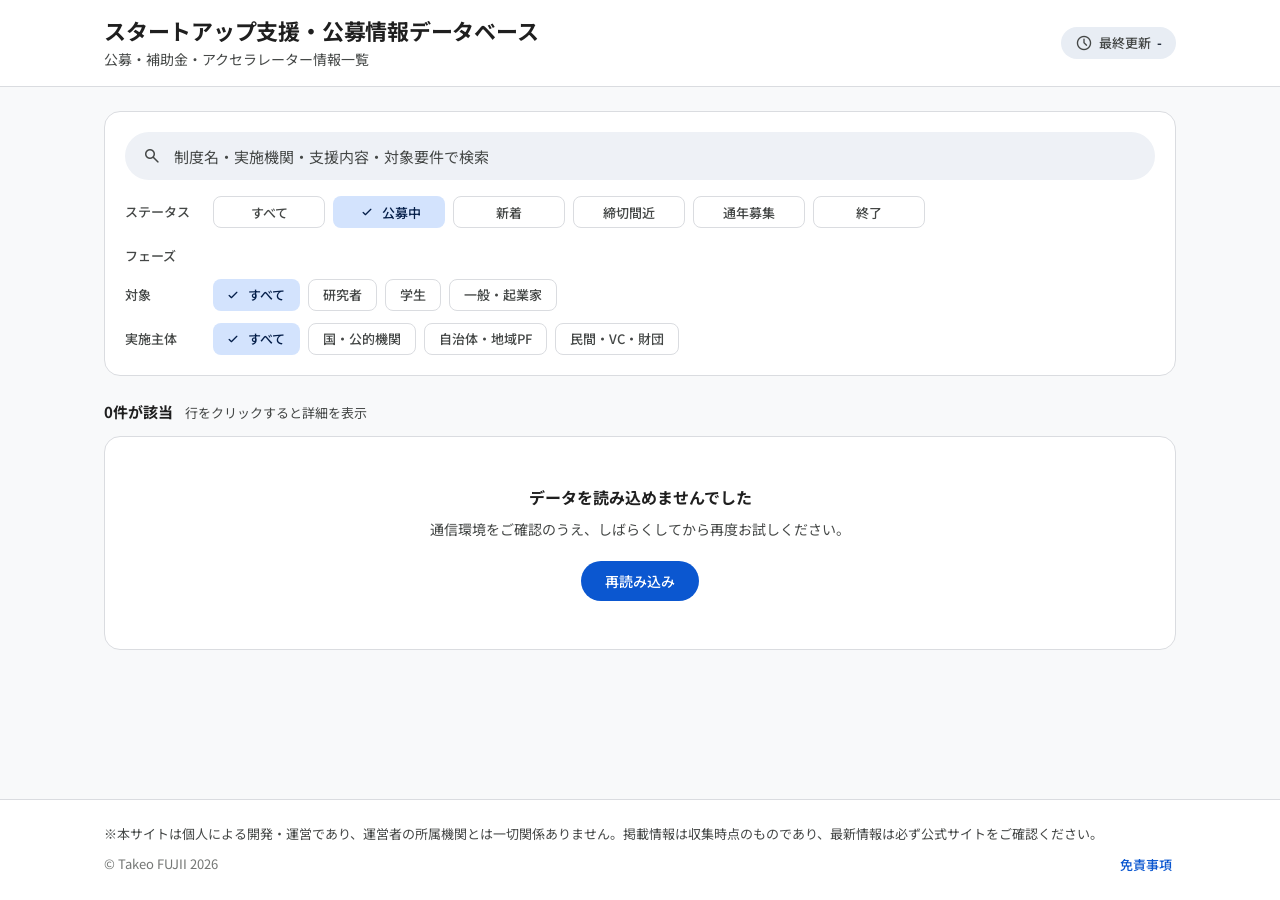
<file: docs/index.html>
<!DOCTYPE html>
<html lang="ja">
<head>
  <meta charset="UTF-8">
  <meta name="viewport" content="width=device-width, initial-scale=1.0">
  <!-- [EDIT] サイトタイトルを変更してください -->
  <title>大学発スタートアップのための支援プログラム 公募情報データベース</title>
  <!-- [EDIT] サイトの説明文（検索エンジン・SNS共有用）を変更してください -->
  <meta name="description" content="起業準備から資金調達・成長フェーズまで、公募・補助金・アクセラレーター情報を整理して掲載しています。">
  <link rel="preconnect" href="https://fonts.googleapis.com">
  <link rel="preconnect" href="https://fonts.gstatic.com" crossorigin>
  <link href="https://fonts.googleapis.com/css2?family=Noto+Sans+JP:wght@400;500;700&display=swap" rel="stylesheet">
  <link href="https://fonts.googleapis.com/css2?family=Material+Symbols+Rounded:opsz,wght,FILL,GRAD@20,400,0,0" rel="stylesheet">
  <link rel="stylesheet" href="./styles.css?v=15">
</head>
<body>
  <!-- M3 Top App Bar -->
  <header class="site-header">
    <div class="container header-inner">
      <div class="site-brand">
        <!-- [EDIT] サイトのメインタイトルを変更してください -->
        <h1 class="site-title">スタートアップ支援・公募情報データベース</h1>
        <!-- [EDIT] サイトのサブタイトル・概要文を変更してください -->
        <p class="site-subtitle">公募・補助金・アクセラレーター情報一覧</p>
      </div>
      <nav class="header-nav" aria-label="サイト情報">
        <div class="header-meta" aria-live="polite">
          <span class="material-symbols-rounded header-meta-icon" aria-hidden="true">schedule</span>
          <span class="header-meta-label">最終更新</span>
          <time id="lastUpdatedText" class="header-meta-value">-</time>
        </div>
      </nav>
    </div>
  </header>

  <main class="container main-content">
    <!-- サンプルデータ表示時の案内バナー（DATA_ENDPOINT未設定時のみ表示） -->
    <div id="demoBanner" class="notice-banner" hidden>
      <p id="demoBannerText"></p>
    </div>

    <!-- NEWSバナー（本日の新着件数） -->
    <div id="newsBanner" class="news-banner" aria-live="polite" hidden>
      <span class="news-badge">NEWS</span>
      <p id="newsBannerText" class="news-text"></p>
    </div>

    <!-- 検索・フィルターエリア -->
    <section class="filter-panel" aria-label="検索と絞り込み">
      <div class="search-row">
        <label for="searchInput" class="sr-only">キーワード検索</label>
        <div class="m3-search-bar">
          <span class="material-symbols-rounded search-leading-icon" aria-hidden="true">search</span>
          <input
            type="search"
            id="searchInput"
            class="search-input"
            placeholder="制度名・実施機関・支援内容・対象要件で検索"
            autocomplete="off"
          >
          <button
            type="button"
            id="clearSearchBtn"
            class="m3-icon-btn clear-search-btn"
            aria-label="検索をクリア"
            hidden
          >
            <span class="material-symbols-rounded" aria-hidden="true">close</span>
          </button>
        </div>
      </div>

      <div class="filter-rows">
        <div class="filter-row">
          <span class="filter-label">ステータス</span>
          <div id="statusFilters" class="chip-row" role="group" aria-label="ステータス絞り込み"></div>
        </div>

        <div class="filter-row">
          <span class="filter-label">フェーズ</span>
          <div id="phaseFilters" class="chip-row" role="group" aria-label="フェーズ絞り込み"></div>
        </div>

        <div id="phaseGuideBar" class="phase-guide-bar" hidden>
          <span id="phaseGuideTitle" class="phase-guide-title"></span>
          <span id="phaseGuideDesc" class="phase-guide-desc"></span>
        </div>

        <div class="filter-row">
          <span class="filter-label">対象</span>
          <div id="targetFilters" class="chip-row" role="group" aria-label="対象要件絞り込み"></div>
        </div>

        <div class="filter-row">
          <span class="filter-label">実施主体</span>
          <div id="providerFilters" class="chip-row" role="group" aria-label="実施主体絞り込み"></div>
        </div>
      </div>
    </section>

    <!-- データ表示エリア -->
    <section class="results-section" aria-label="公募プログラム一覧">
      <div class="results-toolbar">
        <div class="results-summary">
          <strong id="resultsCount" class="results-count">0件が該当</strong>
          <span class="results-hint">行をクリックすると詳細を表示</span>
        </div>
        <button type="button" id="resetFiltersBtn" class="m3-text-btn" hidden>
          <span class="material-symbols-rounded btn-icon" aria-hidden="true">filter_list_off</span>
          <span>条件をリセット</span>
        </button>
      </div>

      <!-- M3 Outlined Card 一覧テーブル／リスト -->
      <div id="dataTableWrap" class="data-table-wrap">
        <div class="list-header" aria-hidden="true">
          <span>ステータス</span>
          <span>公募・制度名</span>
          <span>支援金額・期間</span>
          <span>応募締切</span>
          <span>対象要件</span>
        </div>

        <!-- ローディングスケルトン -->
        <div id="loadingState" class="list-body" aria-busy="true" aria-label="読み込み中">
          <div class="skeleton-row"><span class="skel skel-badge"></span><span class="skel skel-title"></span><span class="skel skel-meta"></span><span class="skel skel-date"></span><span class="skel skel-tags"></span></div>
          <div class="skeleton-row"><span class="skel skel-badge"></span><span class="skel skel-title"></span><span class="skel skel-meta"></span><span class="skel skel-date"></span><span class="skel skel-tags"></span></div>
          <div class="skeleton-row"><span class="skel skel-badge"></span><span class="skel skel-title"></span><span class="skel skel-meta"></span><span class="skel skel-date"></span><span class="skel skel-tags"></span></div>
          <div class="skeleton-row"><span class="skel skel-badge"></span><span class="skel skel-title"></span><span class="skel skel-meta"></span><span class="skel skel-date"></span><span class="skel skel-tags"></span></div>
          <div class="skeleton-row"><span class="skel skel-badge"></span><span class="skel skel-title"></span><span class="skel skel-meta"></span><span class="skel skel-date"></span><span class="skel skel-tags"></span></div>
          <div class="skeleton-row"><span class="skel skel-badge"></span><span class="skel skel-title"></span><span class="skel skel-meta"></span><span class="skel skel-date"></span><span class="skel skel-tags"></span></div>
        </div>

        <!-- データ行コンテナ -->
        <div id="cardsContainer" class="list-body" role="list" hidden></div>
      </div>

      <!-- エラー表示 -->
      <div id="errorState" class="state-box" hidden>
        <p class="state-title">データを読み込めませんでした</p>
        <p id="errorMessage" class="state-desc"></p>
        <button type="button" id="retryBtn" class="m3-filled-btn">再読み込み</button>
      </div>

      <!-- 空状態表示 -->
      <div id="emptyState" class="state-box" hidden>
        <p class="state-title">条件に一致するプログラムが見つかりません</p>
        <p class="state-desc">検索キーワードやフィルター条件を変更してお試しください。</p>
        <button type="button" id="emptyResetBtn" class="m3-outlined-btn">絞り込みを解除</button>
      </div>
    </section>
  </main>

  <!-- M3 Modal Side Sheet -->
  <div id="detailDrawerOverlay" class="drawer-overlay" hidden>
    <aside
      id="detailDrawer"
      class="detail-drawer"
      role="dialog"
      aria-modal="true"
      aria-labelledby="drawerTitle"
    >
      <div class="drawer-header">
        <div id="drawerBadges" class="drawer-badges"></div>
        <button type="button" id="drawerCloseBtn" class="m3-icon-btn drawer-close-btn" aria-label="閉じる">
          <span class="material-symbols-rounded" aria-hidden="true">close</span>
        </button>
      </div>

      <div class="drawer-body">
        <h2 id="drawerTitle" class="drawer-title"></h2>
        <p id="drawerOrg" class="drawer-org"></p>

        <dl class="drawer-specs">
          <div class="drawer-spec-row">
            <dt>支援金額・規模</dt>
            <dd id="drawerAmount">-</dd>
          </div>
          <div class="drawer-spec-row">
            <dt>応募締切</dt>
            <dd id="drawerDeadline">-</dd>
          </div>
          <div class="drawer-spec-row">
            <dt>対象要件</dt>
            <dd id="drawerTargets">-</dd>
          </div>
          <div class="drawer-spec-row">
            <dt>創業フェーズ</dt>
            <dd id="drawerPhase">-</dd>
          </div>
          <div class="drawer-spec-row">
            <dt>実施主体</dt>
            <dd id="drawerProvider">-</dd>
          </div>
          <div class="drawer-spec-row">
            <dt>情報更新日</dt>
            <dd id="drawerUpdatedAt">-</dd>
          </div>
        </dl>

        <div id="drawerSummaryWrap" class="drawer-summary-section">
          <h3 class="drawer-section-heading">概要・特記事項</h3>
          <p id="drawerSummary" class="drawer-summary"></p>
        </div>
      </div>

      <div class="drawer-footer">
        <div class="drawer-cta-wrap">
          <a
            id="drawerLink"
            class="m3-filled-btn drawer-link-btn"
            href="#"
            target="_blank"
            rel="noopener noreferrer"
          >
            <span>公式ページを開く</span>
            <span class="material-symbols-rounded btn-icon" aria-hidden="true">open_in_new</span>
          </a>
          <p id="drawerLinkNote" class="drawer-link-note">※申請前に必ず公式サイトおよび所属機関の規則をご確認ください</p>
        </div>
        <button type="button" id="drawerFooterCloseBtn" class="m3-outlined-btn">閉じる</button>
      </div>
    </aside>
  </div>

  <!-- 免責事項モーダル -->
  <div id="disclaimerModalOverlay" class="modal-overlay" hidden>
    <div
      id="disclaimerModal"
      class="modal-dialog"
      role="dialog"
      aria-modal="true"
      aria-labelledby="disclaimerModalTitle"
    >
      <div class="modal-header">
        <h2 id="disclaimerModalTitle" class="modal-title">免責事項</h2>
        <button type="button" id="disclaimerCloseBtn" class="m3-icon-btn" aria-label="閉じる">
          <span class="material-symbols-rounded" aria-hidden="true">close</span>
        </button>
      </div>

      <div class="modal-body">
        <section class="modal-section">
          <h3>1. 運営主体について</h3>
          <p>本ウェブサイト（以下「当サイト」）は、個人によって開発・運営されているものであり、運営者が所属する機関・団体等とは一切関係ありません。当サイトの内容や運営に関して、運営者の所属機関へのお問い合わせはご遠慮ください。</p>
        </section>

        <section class="modal-section">
          <h3>2. 情報の正確性・最新性について</h3>
          <p>当サイトに掲載されている公募情報・支援制度等のデータは、情報収集時点のものです。公募期間、要件、予算額等の内容は予告なく変更・終了される場合があり、最新かつ完全な情報であることを保証するものではありません。申請や利用を検討される際は、必ず各実施機関の公式ウェブサイトや公募要領等の一次情報をご参照ください。</p>
        </section>

        <section class="modal-section">
          <h3>3. 所属機関の規則遵守について</h3>
          <p>大学や研究機関等に所属されている方が当サイト掲載の制度へ申請・応募される場合は、必ずご自身の所属機関における申請手続き、研究倫理、知的財産、兼業等に関する諸規則に則り、担当部署の確認を得たうえで手続きを行ってください。</p>
        </section>

        <section class="modal-section">
          <h3>4. 損害等の責任について</h3>
          <p>当サイトの情報を利用したこと、または利用できなかったことによって生じたいかなる損害（申請の不備、機会損失、トラブル等を含む）についても、運営者は一切の責任を負いかねます。当サイトの利用は、利用者ご自身の責任において行ってください。</p>
        </section>

        <section class="modal-section">
          <h3>5. 外部リンクについて</h3>
          <p>当サイトからリンクやバナーなどによって他のサイトに移動された場合、移動先サイトで提供される情報、サービス等について運営者は一切の責任を負いません。</p>
        </section>

        <section class="modal-section">
          <h3>6. コンテンツの変更・停止について</h3>
          <p>当サイトの掲載内容や機能は、予告なく変更、追加、削除、または運営を停止する場合があります。あらかじめご了承ください。</p>
        </section>
      </div>

      <div class="modal-footer">
        <button type="button" id="disclaimerFooterCloseBtn" class="m3-outlined-btn">閉じる</button>
      </div>
    </div>
  </div>

  <footer class="site-footer">
    <div class="container footer-inner">
      <!-- [EDIT] フッターの注記を変更してください -->
      <p class="footer-note">※本サイトは個人による開発・運営であり、運営者の所属機関とは一切関係ありません。掲載情報は収集時点のものであり、最新情報は必ず公式サイトをご確認ください。</p>
      <div class="footer-bottom">
        <!-- [EDIT] 運営者名・著作権表記を変更してください -->
        <p class="footer-copy">&copy; Takeo FUJII 2026</p>
        <button type="button" id="openDisclaimerBtn" class="footer-link-btn">免責事項</button>
      </div>
    </div>
  </footer>

  <script src="./app.js?v=15" defer></script>
</body>
</html>
</file>
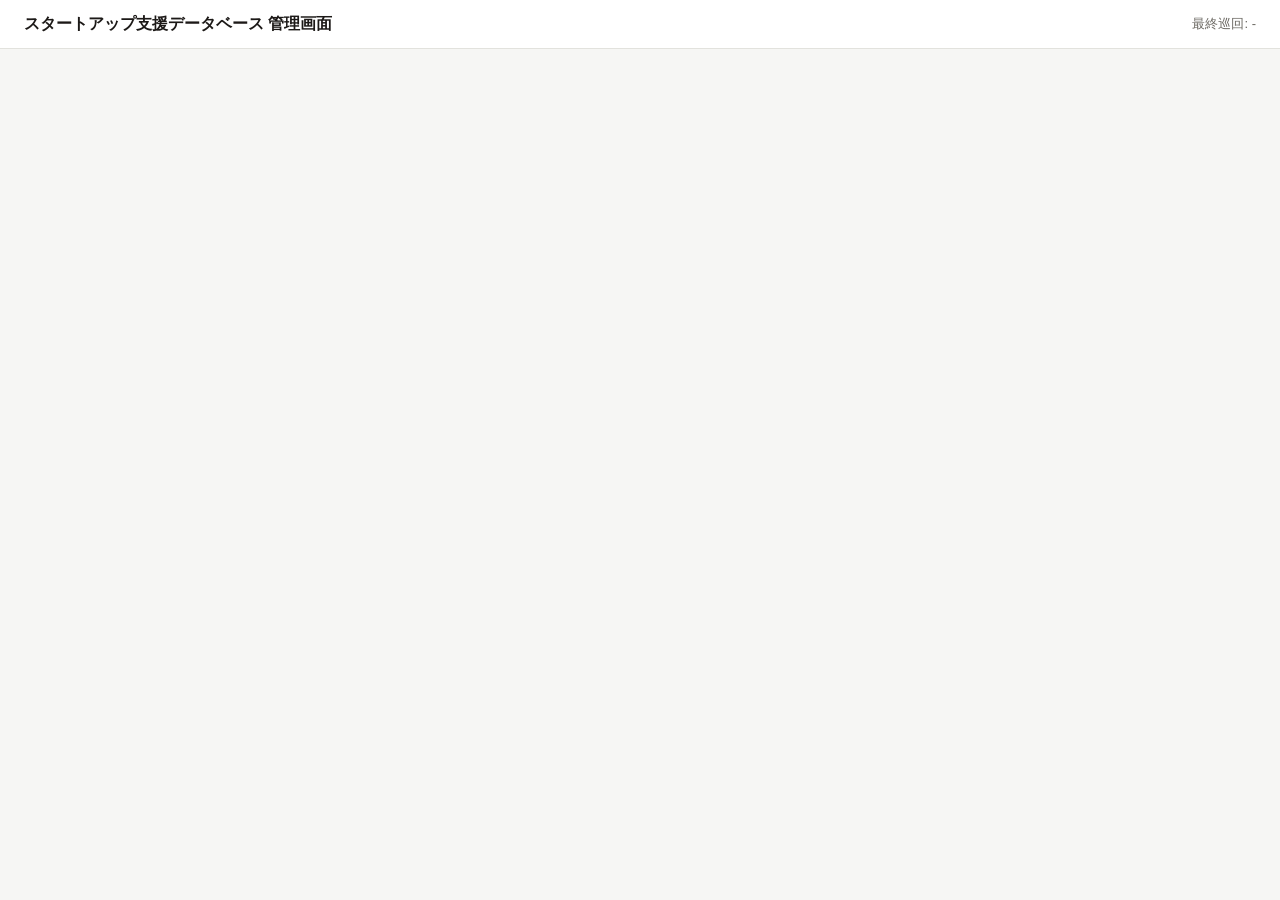
<file: admin.html>
<!DOCTYPE html>
<html lang="ja">
<head>
  <meta charset="UTF-8">
  <meta name="viewport" content="width=device-width, initial-scale=1.0">
  <title>管理画面 | スタートアップ支援データベース</title>
  <style>
    :root {
      --bg: #f6f6f4;
      --surface: #ffffff;
      --border: #e2e2dd;
      --text: #1c1917;
      --muted: #6b6862;
      --accent: #2b5b6c;
      --accent-hover: #214755;
      --danger: #b91c1c;
      --ok: #166534;
      --warn: #b45309;
    }
    * { box-sizing: border-box; }
    body {
      margin: 0;
      font-family: -apple-system, BlinkMacSystemFont, "Segoe UI", "Hiragino Sans", "Noto Sans JP", sans-serif;
      background: var(--bg);
      color: var(--text);
      font-size: 14px;
      line-height: 1.5;
    }
    header {
      background: var(--surface);
      border-bottom: 1px solid var(--border);
      padding: 12px 24px;
      display: flex;
      justify-content: space-between;
      align-items: center;
      gap: 12px;
      flex-wrap: wrap;
    }
    header h1 { font-size: 16px; margin: 0; font-weight: 600; }
    .header-actions { display: flex; align-items: center; gap: 10px; font-size: 13px; color: var(--muted); }
    main { max-width: 1120px; margin: 24px auto; padding: 0 20px; }
    .card {
      background: var(--surface);
      border: 1px solid var(--border);
      border-radius: 6px;
      padding: 20px;
    }
    .auth-box { max-width: 440px; margin: 60px auto; }
    .tabs { display: flex; gap: 8px; margin-bottom: 16px; border-bottom: 1px solid var(--border); padding-bottom: 8px; }
    .tab-btn {
      background: transparent;
      border: 1px solid transparent;
      padding: 6px 14px;
      border-radius: 4px;
      cursor: pointer;
      font-size: 14px;
      color: var(--muted);
      font-weight: 500;
    }
    .tab-btn.active {
      background: var(--surface);
      border-color: var(--border);
      color: var(--text);
    }
    .toolbar {
      display: flex;
      justify-content: space-between;
      align-items: center;
      gap: 10px;
      margin-bottom: 14px;
      flex-wrap: wrap;
    }
    .toolbar-left { display: flex; gap: 8px; flex: 1; min-width: 240px; }
    input[type="text"], input[type="password"], input[type="url"], select, textarea {
      width: 100%;
      padding: 7px 10px;
      border: 1px solid var(--border);
      border-radius: 4px;
      font-size: 13px;
      font-family: inherit;
      background: #fff;
    }
    button {
      padding: 7px 13px;
      border-radius: 4px;
      border: 1px solid var(--border);
      background: var(--surface);
      color: var(--text);
      font-size: 13px;
      cursor: pointer;
      font-weight: 500;
    }
    button.primary {
      background: var(--accent);
      border-color: var(--accent);
      color: #fff;
    }
    button.primary:hover { background: var(--accent-hover); }
    button.danger { color: var(--danger); border-color: #fecaca; }
    button:disabled { opacity: 0.55; cursor: not-allowed; }
    table { width: 100%; border-collapse: collapse; font-size: 13px; }
    th, td { text-align: left; padding: 10px 8px; border-bottom: 1px solid var(--border); vertical-align: top; }
    th { font-weight: 600; color: var(--muted); font-size: 12px; background: #fafaf8; }
    .badge {
      display: inline-block;
      padding: 2px 7px;
      border-radius: 3px;
      font-size: 11px;
      font-weight: 500;
      border: 1px solid var(--border);
      background: #f9f9f7;
    }
    .badge.ok { color: var(--ok); border-color: #bbf7d0; background: #f0fdf4; }
    .badge.warn { color: var(--warn); border-color: #fde68a; background: #fffbeb; }
    .badge.err { color: var(--danger); border-color: #fecaca; background: #fef2f2; }
    .muted { color: var(--muted); font-size: 12px; }
    .status-banner {
      padding: 10px 14px;
      border-radius: 4px;
      margin-bottom: 14px;
      font-size: 13px;
      border: 1px solid var(--border);
      background: #fff;
      display: none;
    }
    .status-banner.error { border-color: #fecaca; background: #fef2f2; color: var(--danger); }
    .status-banner.success { border-color: #bbf7d0; background: #f0fdf4; color: var(--ok); }
    .modal-backdrop {
      position: fixed;
      inset: 0;
      background: rgba(0,0,0,0.35);
      display: none;
      align-items: center;
      justify-content: center;
      padding: 16px;
      z-index: 50;
    }
    .modal-backdrop.open { display: flex; }
    .modal {
      background: var(--surface);
      border-radius: 6px;
      width: 100%;
      max-width: 600px;
      max-height: 90vh;
      overflow-y: auto;
      padding: 20px;
      border: 1px solid var(--border);
    }
    .modal h2 { margin: 0 0 14px; font-size: 16px; }
    .form-grid { display: grid; grid-template-columns: 1fr 1fr; gap: 12px; }
    .form-field { margin-bottom: 12px; }
    .form-field.full { grid-column: 1 / -1; }
    .form-field label { display: block; font-size: 12px; font-weight: 600; margin-bottom: 4px; color: var(--muted); }
    .modal-actions { display: flex; justify-content: flex-end; gap: 8px; margin-top: 16px; }
    .hidden { display: none !important; }
    .analytics-kpis {
      display: grid;
      grid-template-columns: repeat(3, 1fr);
      gap: 12px;
      margin-bottom: 20px;
    }
    .kpi-card {
      border: 1px solid var(--border);
      border-radius: 6px;
      padding: 14px 16px;
      background: #fafaf8;
    }
    .kpi-label { font-size: 12px; color: var(--muted); margin-bottom: 4px; }
    .kpi-value { font-size: 24px; font-weight: 700; color: var(--text); }
    .analytics-grid {
      display: grid;
      grid-template-columns: 1fr 1fr;
      gap: 16px;
    }
    .analytics-panel {
      border: 1px solid var(--border);
      border-radius: 6px;
      padding: 14px 16px;
      background: #fff;
    }
    .analytics-panel h3 {
      margin: 0 0 10px;
      font-size: 14px;
      font-weight: 600;
    }
    @media (max-width: 720px) {
      .form-grid, .analytics-kpis, .analytics-grid { grid-template-columns: 1fr; }
      table { display: block; overflow-x: auto; }
    }
  </style>
</head>
<body>
  <header>
    <h1>スタートアップ支援データベース 管理画面</h1>
    <div class="header-actions">
      <span id="lastSyncLabel">最終巡回: -</span>
      <button id="crawlBtn" class="hidden" onclick="runManualCrawl()">今すぐ巡回</button>
      <button id="logoutBtn" class="hidden" onclick="logout()">ログアウト</button>
    </div>
  </header>

  <main>
    <div id="banner" class="status-banner"></div>

    <!-- 認証ゲート -->
    <section id="authSection" class="card auth-box hidden">
      <h2 style="margin-top:0; font-size:16px;">管理者認証</h2>
      <p class="muted">
        管理者トークン（<code>ADMIN_TOKEN</code>）を入力してください。<br>
        未設定の場合は GAS エディタで <code>setupAdminAuth(email, token)</code> を実行してください。
      </p>
      <form onsubmit="submitLogin(event)">
        <div class="form-field">
          <label for="tokenInput">管理者トークン</label>
          <input id="tokenInput" type="password" required autocomplete="current-password">
        </div>
        <button type="submit" class="primary" style="width:100%;">ログイン</button>
      </form>
    </section>

    <!-- 管理本体 -->
    <section id="appSection" class="hidden">
      <div class="tabs">
        <button class="tab-btn active" data-tab="programs" onclick="switchTab('programs')">公募・支援プログラム</button>
        <button class="tab-btn" data-tab="targets" onclick="switchTab('targets')">巡回ターゲット (CrawlTargets)</button>
        <button class="tab-btn" data-tab="analytics" onclick="switchTab('analytics')">アクセス・関心分析</button>
      </div>

      <!-- Programs タブ -->
      <div id="tab-programs" class="card">
        <div class="toolbar">
          <div class="toolbar-left">
            <input id="searchProgramInput" type="text" placeholder="タイトル・機関名・メモで検索..." oninput="renderPrograms()">
          </div>
          <button class="primary" onclick="openProgramModal()">＋ 新規プログラム追加</button>
        </div>
        <table>
          <thead>
            <tr>
              <th>タイトル / 機関</th>
              <th>フェーズ</th>
              <th>締切 / 状態</th>
              <th>種別 / メモ</th>
              <th style="width:120px;">操作</th>
            </tr>
          </thead>
          <tbody id="programsBody"></tbody>
        </table>
      </div>

      <!-- CrawlTargets タブ -->
      <div id="tab-targets" class="card hidden">
        <div class="toolbar">
          <div class="muted">RSS / Atom / HTML ページを自動巡回します（active が有効な行のみ対象）。</div>
          <button class="primary" onclick="openTargetModal()">＋ 巡回ターゲット追加</button>
        </div>
        <table>
          <thead>
            <tr>
              <th>機関名 / URL</th>
              <th>形式 / キーワード</th>
              <th>有効</th>
              <th>最終巡回 / ステータス</th>
              <th style="width:120px;">操作</th>
            </tr>
          </thead>
          <tbody id="targetsBody"></tbody>
        </table>
      </div>

      <!-- Analytics タブ -->
      <div id="tab-analytics" class="card hidden">
        <div class="analytics-kpis">
          <div class="kpi-card">
            <div class="kpi-label">今日の PV</div>
            <div class="kpi-value" id="kpiTodayPv">0</div>
          </div>
          <div class="kpi-card">
            <div class="kpi-label">直近7日間の PV</div>
            <div class="kpi-value" id="kpi7dPv">0</div>
          </div>
          <div class="kpi-card">
            <div class="kpi-label">累計 PV</div>
            <div class="kpi-value" id="kpiTotalPv">0</div>
          </div>
        </div>
        <div class="analytics-grid">
          <div class="analytics-panel">
            <h3>人気フェーズ (上位10)</h3>
            <table>
              <thead><tr><th>フェーズ</th><th style="width:80px;">回数</th></tr></thead>
              <tbody id="analyticsPhasesBody"></tbody>
            </table>
          </div>
          <div class="analytics-panel">
            <h3>よく検索されるキーワード (上位10)</h3>
            <table>
              <thead><tr><th>キーワード</th><th style="width:80px;">回数</th></tr></thead>
              <tbody id="analyticsSearchesBody"></tbody>
            </table>
          </div>
          <div class="analytics-panel">
            <h3>よく使われるフィルター (上位10)</h3>
            <table>
              <thead><tr><th>フィルター</th><th style="width:80px;">回数</th></tr></thead>
              <tbody id="analyticsFiltersBody"></tbody>
            </table>
          </div>
          <div class="analytics-panel">
            <h3>クリック数上位プログラム (上位10)</h3>
            <table>
              <thead><tr><th>プログラム</th><th style="width:80px;">クリック</th></tr></thead>
              <tbody id="analyticsProgramsBody"></tbody>
            </table>
          </div>
        </div>
      </div>
    </section>
  </main>

  <!-- プログラム編集モーダル -->
  <div id="programModal" class="modal-backdrop">
    <div class="modal">
      <h2 id="programModalTitle">プログラム追加</h2>
      <form onsubmit="saveProgram(event)">
        <input type="hidden" id="p_id">
        <input type="hidden" id="p_sourceType">
        <div class="form-grid">
          <div class="form-field full">
            <label>タイトル *</label>
            <input id="p_title" type="text" required>
          </div>
          <div class="form-field">
            <label>実施機関</label>
            <input id="p_org" type="text">
          </div>
          <div class="form-field">
            <label>フェーズ</label>
            <select id="p_phase">
              <option value="p1">p1: アイデア・検証</option>
              <option value="p2">p2: 起業準備</option>
              <option value="p3">p3: 開発・実証</option>
              <option value="p4">p4: 成長・資金調達</option>
            </select>
          </div>
          <div class="form-field">
            <label>提供元種別</label>
            <select id="p_providerType">
              <option value="public">public (公的機関)</option>
              <option value="private">private (民間/VC)</option>
              <option value="municipality">municipality (自治体)</option>
            </select>
          </div>
          <div class="form-field">
            <label>状態</label>
            <select id="p_status">
              <option value="open">open (募集中)</option>
              <option value="closing_soon">closing_soon (締切間近)</option>
              <option value="always">always (通年)</option>
              <option value="closed">closed (終了)</option>
            </select>
          </div>
          <div class="form-field">
            <label>支援金額</label>
            <input id="p_amount" type="text" placeholder="例: 上限500万円">
          </div>
          <div class="form-field">
            <label>締切 (YYYY-MM-DD 等)</label>
            <input id="p_deadline" type="text" placeholder="例: 2026-08-31">
          </div>
          <div class="form-field full">
            <label>対象 (カンマ区切り)</label>
            <input id="p_targets" type="text" placeholder="researcher,student">
          </div>
          <div class="form-field full">
            <label>公募 URL</label>
            <input id="p_url" type="url" placeholder="https://...">
          </div>
          <div class="form-field full">
            <label>概要（公開ページに表示）</label>
            <textarea id="p_summary" rows="3"></textarea>
          </div>
          <div class="form-field full">
            <label>管理用メモ（非公開・APIには出力されません）</label>
            <textarea id="p_internalMemo" rows="2"></textarea>
          </div>
        </div>
        <div class="modal-actions">
          <button type="button" onclick="closeModal('programModal')">キャンセル</button>
          <button type="submit" id="saveProgramBtn" class="primary">保存</button>
        </div>
      </form>
    </div>
  </div>

  <!-- 巡回ターゲット編集モーダル -->
  <div id="targetModal" class="modal-backdrop">
    <div class="modal">
      <h2 id="targetModalTitle">巡回ターゲット追加</h2>
      <form onsubmit="saveTarget(event)">
        <input type="hidden" id="t_rowIndex">
        <div class="form-grid">
          <div class="form-field">
            <label>機関名 *</label>
            <input id="t_org" type="text" required>
          </div>
          <div class="form-field">
            <label>形式 (type)</label>
            <select id="t_type">
              <option value="auto">auto (自動判定)</option>
              <option value="rss">rss (RSS 2.0)</option>
              <option value="atom">atom (Atom)</option>
              <option value="html">html (Webページ)</option>
            </select>
          </div>
          <div class="form-field full">
            <label>URL *</label>
            <input id="t_url" type="url" required placeholder="https://...">
          </div>
          <div class="form-field">
            <label>初期フェーズ</label>
            <select id="t_phase">
              <option value="p1">p1</option>
              <option value="p2">p2</option>
              <option value="p3">p3</option>
              <option value="p4">p4</option>
            </select>
          </div>
          <div class="form-field">
            <label>提供元種別</label>
            <select id="t_providerType">
              <option value="public">public</option>
              <option value="private">private</option>
              <option value="municipality">municipality</option>
            </select>
          </div>
          <div class="form-field full">
            <label>抽出キーワード (カンマまたは | 区切り)</label>
            <input id="t_keywords" type="text" placeholder="公募,スタートアップ,補助金">
          </div>
          <div class="form-field full">
            <label>除外キーワード (カンマまたは | 区切り)</label>
            <input id="t_excludeKeywords" type="text" placeholder="採用,調達結果,入札公告">
          </div>
          <div class="form-field full">
            <label><input id="t_active" type="checkbox" checked style="width:auto;"> 有効にする</label>
          </div>
        </div>
        <div class="modal-actions">
          <button type="button" onclick="closeModal('targetModal')">キャンセル</button>
          <button type="submit" id="saveTargetBtn" class="primary">保存</button>
        </div>
      </form>
    </div>
  </div>

  <script>
    let state = {
      token: sessionStorage.getItem('adminToken') || '',
      programs: [],
      targets: []
    };

    window.onload = function() {
      loadAdminData();
    };

    function showBanner(msg, type) {
      const el = document.getElementById('banner');
      el.textContent = msg;
      el.className = 'status-banner ' + (type || '');
      el.style.display = 'block';
    }

    function hideBanner() {
      document.getElementById('banner').style.display = 'none';
    }

    function loadAdminData() {
      hideBanner();
      google.script.run
        .withSuccessHandler(function(res) {
          applyAdminData(res);
          document.getElementById('authSection').classList.add('hidden');
          document.getElementById('appSection').classList.remove('hidden');
          document.getElementById('crawlBtn').classList.remove('hidden');
          if (res.authMethod === 'token') {
            document.getElementById('logoutBtn').classList.remove('hidden');
          }
        })
        .withFailureHandler(function(err) {
          document.getElementById('appSection').classList.add('hidden');
          document.getElementById('authSection').classList.remove('hidden');
          if (state.token) {
            showBanner(err.message || '認証に失敗しました', 'error');
          }
        })
        .getAdminData(state.token);
    }

    function submitLogin(e) {
      e.preventDefault();
      state.token = document.getElementById('tokenInput').value.trim();
      sessionStorage.setItem('adminToken', state.token);
      loadAdminData();
    }

    function logout() {
      state.token = '';
      sessionStorage.removeItem('adminToken');
      document.getElementById('tokenInput').value = '';
      document.getElementById('appSection').classList.add('hidden');
      document.getElementById('crawlBtn').classList.add('hidden');
      document.getElementById('logoutBtn').classList.add('hidden');
      document.getElementById('authSection').classList.remove('hidden');
    }

    function applyAdminData(res) {
      state.programs = res.programs || [];
      state.targets = res.targets || [];
      state.analytics = res.analytics || {};
      document.getElementById('lastSyncLabel').textContent = '最終巡回: ' + (res.lastSync || '未実行');
      renderPrograms();
      renderTargets();
      renderAnalytics();
    }

    function switchTab(name) {
      document.querySelectorAll('.tab-btn').forEach(b => {
        b.classList.toggle('active', b.dataset.tab === name);
      });
      document.getElementById('tab-programs').classList.toggle('hidden', name !== 'programs');
      document.getElementById('tab-targets').classList.toggle('hidden', name !== 'targets');
      document.getElementById('tab-analytics').classList.toggle('hidden', name !== 'analytics');
    }

    function renderAnalytics() {
      const a = state.analytics || {};
      document.getElementById('kpiTodayPv').textContent = a.todayPv || 0;
      document.getElementById('kpi7dPv').textContent = a.last7DaysPv || 0;
      document.getElementById('kpiTotalPv').textContent = a.totalPv || 0;

      renderRankingTable('analyticsPhasesBody', a.topPhases || []);
      renderRankingTable('analyticsSearchesBody', a.topSearches || []);
      renderRankingTable('analyticsFiltersBody', a.topFilters || []);
      renderRankingTable('analyticsProgramsBody', a.topPrograms || []);
    }

    function renderRankingTable(tbodyId, items) {
      const tbody = document.getElementById(tbodyId);
      tbody.textContent = '';
      if (!items || items.length === 0) {
        const tr = document.createElement('tr');
        const td = document.createElement('td');
        td.colSpan = 2;
        td.className = 'muted';
        td.textContent = 'データがありません。';
        tr.appendChild(td);
        tbody.appendChild(tr);
        return;
      }
      items.forEach(item => {
        const tr = document.createElement('tr');
        const tdLabel = document.createElement('td');
        tdLabel.textContent = item.label || '';
        const tdCount = document.createElement('td');
        tdCount.textContent = String(item.count || 0);
        tr.appendChild(tdLabel);
        tr.appendChild(tdCount);
        tbody.appendChild(tr);
      });
    }

    function renderPrograms() {
      const q = document.getElementById('searchProgramInput').value.trim().toLowerCase();
      const tbody = document.getElementById('programsBody');
      tbody.textContent = '';

      const filtered = state.programs.filter(p => {
        if (!q) return true;
        return [p.title, p.org, p.internalMemo, p.summary].some(v => String(v || '').toLowerCase().includes(q));
      });

      if (filtered.length === 0) {
        const tr = document.createElement('tr');
        const td = document.createElement('td');
        td.colSpan = 5;
        td.className = 'muted';
        td.textContent = '該当するプログラムがありません。';
        tr.appendChild(td);
        tbody.appendChild(tr);
        return;
      }

      filtered.forEach(p => {
        const tr = document.createElement('tr');

        const tdTitle = document.createElement('td');
        const strong = document.createElement('div');
        strong.style.fontWeight = '600';
        strong.textContent = p.title || '(無題)';
        const orgDiv = document.createElement('div');
        orgDiv.className = 'muted';
        orgDiv.textContent = p.org || '';
        tdTitle.appendChild(strong);
        tdTitle.appendChild(orgDiv);

        const tdPhase = document.createElement('td');
        tdPhase.textContent = p.phase || '-';

        const tdStatus = document.createElement('td');
        const stBadge = document.createElement('span');
        const effStatus = p.computedStatus || p.status;
        stBadge.className = 'badge ' + (effStatus === 'open' || effStatus === 'always' ? 'ok' : effStatus === 'closing_soon' ? 'warn' : 'err');
        stBadge.textContent = effStatus;
        const dlDiv = document.createElement('div');
        dlDiv.className = 'muted';
        dlDiv.textContent = p.deadline || '-';
        tdStatus.appendChild(stBadge);
        tdStatus.appendChild(dlDiv);

        const tdMemo = document.createElement('td');
        const srcBadge = document.createElement('span');
        srcBadge.className = 'badge';
        srcBadge.textContent = p.sourceType || 'manual';
        const memoDiv = document.createElement('div');
        memoDiv.className = 'muted';
        memoDiv.textContent = p.internalMemo || '';
        tdMemo.appendChild(srcBadge);
        tdMemo.appendChild(memoDiv);

        const tdActions = document.createElement('td');
        const editBtn = document.createElement('button');
        editBtn.textContent = '編集';
        editBtn.style.marginRight = '4px';
        editBtn.onclick = () => openProgramModal(p);
        const delBtn = document.createElement('button');
        delBtn.textContent = '削除';
        delBtn.className = 'danger';
        delBtn.onclick = () => removeProgram(p.id, p.title);
        tdActions.appendChild(editBtn);
        tdActions.appendChild(delBtn);

        tr.appendChild(tdTitle);
        tr.appendChild(tdPhase);
        tr.appendChild(tdStatus);
        tr.appendChild(tdMemo);
        tr.appendChild(tdActions);
        tbody.appendChild(tr);
      });
    }

    function renderTargets() {
      const tbody = document.getElementById('targetsBody');
      tbody.textContent = '';

      if (state.targets.length === 0) {
        const tr = document.createElement('tr');
        const td = document.createElement('td');
        td.colSpan = 5;
        td.className = 'muted';
        td.textContent = '巡回ターゲットが登録されていません。';
        tr.appendChild(td);
        tbody.appendChild(tr);
        return;
      }

      state.targets.forEach(t => {
        const tr = document.createElement('tr');

        const tdOrg = document.createElement('td');
        const orgDiv = document.createElement('div');
        orgDiv.style.fontWeight = '600';
        orgDiv.textContent = t.org || '';
        const urlDiv = document.createElement('div');
        urlDiv.className = 'muted';
        urlDiv.style.wordBreak = 'break-all';
        urlDiv.textContent = t.url || '';
        tdOrg.appendChild(orgDiv);
        tdOrg.appendChild(urlDiv);

        const tdKw = document.createElement('td');
        const typeBadge = document.createElement('span');
        typeBadge.className = 'badge';
        typeBadge.textContent = t.type || 'auto';
        const kwDiv = document.createElement('div');
        kwDiv.className = 'muted';
        kwDiv.textContent = '含: ' + (t.keywords || '(デフォルト)');
        tdKw.appendChild(typeBadge);
        tdKw.appendChild(kwDiv);
        if (t.excludeKeywords) {
          const exDiv = document.createElement('div');
          exDiv.className = 'muted';
          exDiv.textContent = '除: ' + t.excludeKeywords;
          tdKw.appendChild(exDiv);
        }

        const tdActive = document.createElement('td');
        const toggleBtn = document.createElement('button');
        toggleBtn.textContent = t.active ? '有効' : '停止中';
        toggleBtn.className = t.active ? 'badge ok' : 'badge';
        toggleBtn.onclick = () => toggleTargetActive(t);
        tdActive.appendChild(toggleBtn);

        const tdStat = document.createElement('td');
        const fetchedDiv = document.createElement('div');
        fetchedDiv.className = 'muted';
        fetchedDiv.textContent = t.lastFetched || '未巡回';
        const stDiv = document.createElement('div');
        stDiv.textContent = t.lastStatus || '-';
        tdStat.appendChild(fetchedDiv);
        tdStat.appendChild(stDiv);
        if (t.lastError) {
          const errDiv = document.createElement('div');
          errDiv.style.color = 'var(--danger)';
          errDiv.style.fontSize = '11px';
          errDiv.textContent = t.lastError;
          tdStat.appendChild(errDiv);
        }

        const tdAct = document.createElement('td');
        const editBtn = document.createElement('button');
        editBtn.textContent = '編集';
        editBtn.style.marginRight = '4px';
        editBtn.onclick = () => openTargetModal(t);
        const delBtn = document.createElement('button');
        delBtn.textContent = '削除';
        delBtn.className = 'danger';
        delBtn.onclick = () => removeTarget(t.rowIndex, t.org);
        tdAct.appendChild(editBtn);
        tdAct.appendChild(delBtn);

        tr.appendChild(tdOrg);
        tr.appendChild(tdKw);
        tr.appendChild(tdActive);
        tr.appendChild(tdStat);
        tr.appendChild(tdAct);
        tbody.appendChild(tr);
      });
    }

    function openProgramModal(p) {
      document.getElementById('programModalTitle').textContent = p ? 'プログラム編集' : '新規プログラム追加';
      document.getElementById('p_id').value = p ? p.id : '';
      document.getElementById('p_sourceType').value = p ? (p.sourceType || 'manual') : 'manual';
      document.getElementById('p_title').value = p ? p.title : '';
      document.getElementById('p_org').value = p ? p.org : '';
      document.getElementById('p_phase').value = p ? (p.phase || 'p1') : 'p1';
      document.getElementById('p_providerType').value = p ? (p.providerType || 'public') : 'public';
      document.getElementById('p_status').value = p ? (p.status || 'open') : 'open';
      document.getElementById('p_amount').value = p ? p.amount : '';
      document.getElementById('p_deadline').value = p ? p.deadline : '';
      document.getElementById('p_targets').value = p && Array.isArray(p.targets) ? p.targets.join(',') : 'researcher,student';
      document.getElementById('p_url').value = p ? p.url : '';
      document.getElementById('p_summary').value = p ? p.summary : '';
      document.getElementById('p_internalMemo').value = p ? p.internalMemo : '';
      document.getElementById('programModal').classList.add('open');
    }

    function saveProgram(e) {
      e.preventDefault();
      const btn = document.getElementById('saveProgramBtn');
      btn.disabled = true;
      btn.textContent = '保存中...';

      const payload = {
        id: document.getElementById('p_id').value,
        sourceType: document.getElementById('p_sourceType').value,
        title: document.getElementById('p_title').value,
        org: document.getElementById('p_org').value,
        phase: document.getElementById('p_phase').value,
        providerType: document.getElementById('p_providerType').value,
        status: document.getElementById('p_status').value,
        amount: document.getElementById('p_amount').value,
        deadline: document.getElementById('p_deadline').value,
        targets: document.getElementById('p_targets').value.split(',').map(s => s.trim()).filter(Boolean),
        url: document.getElementById('p_url').value,
        summary: document.getElementById('p_summary').value,
        internalMemo: document.getElementById('p_internalMemo').value
      };

      google.script.run
        .withSuccessHandler(function(res) {
          btn.disabled = false;
          btn.textContent = '保存';
          closeModal('programModal');
          applyAdminData(res);
          showBanner('プログラムを保存しました。', 'success');
        })
        .withFailureHandler(function(err) {
          btn.disabled = false;
          btn.textContent = '保存';
          showBanner(err.message || '保存に失敗しました。', 'error');
        })
        .saveProgramData(payload, state.token);
    }

    function removeProgram(id, title) {
      if (!confirm('「' + title + '」を削除しますか？')) return;
      google.script.run
        .withSuccessHandler(function(res) {
          applyAdminData(res);
          showBanner('削除しました。', 'success');
        })
        .withFailureHandler(err => showBanner(err.message, 'error'))
        .deleteProgramData(id, state.token);
    }

    function openTargetModal(t) {
      document.getElementById('targetModalTitle').textContent = t ? '巡回ターゲット編集' : '巡回ターゲット追加';
      document.getElementById('t_rowIndex').value = t ? t.rowIndex : '';
      document.getElementById('t_org').value = t ? t.org : '';
      document.getElementById('t_type').value = t ? (t.type || 'auto') : 'auto';
      document.getElementById('t_url').value = t ? t.url : '';
      document.getElementById('t_phase').value = t ? (t.phase || 'p2') : 'p2';
      document.getElementById('t_providerType').value = t ? (t.providerType || 'public') : 'public';
      document.getElementById('t_keywords').value = t ? t.keywords : '';
      document.getElementById('t_excludeKeywords').value = t ? (t.excludeKeywords || '') : '';
      document.getElementById('t_active').checked = t ? Boolean(t.active) : true;
      document.getElementById('targetModal').classList.add('open');
    }

    function saveTarget(e) {
      e.preventDefault();
      const btn = document.getElementById('saveTargetBtn');
      btn.disabled = true;
      btn.textContent = '保存中...';

      const payload = {
        rowIndex: document.getElementById('t_rowIndex').value || null,
        org: document.getElementById('t_org').value,
        type: document.getElementById('t_type').value,
        url: document.getElementById('t_url').value,
        phase: document.getElementById('t_phase').value,
        providerType: document.getElementById('t_providerType').value,
        keywords: document.getElementById('t_keywords').value,
        excludeKeywords: document.getElementById('t_excludeKeywords').value,
        active: document.getElementById('t_active').checked
      };

      google.script.run
        .withSuccessHandler(function(res) {
          btn.disabled = false;
          btn.textContent = '保存';
          closeModal('targetModal');
          applyAdminData(res);
          showBanner('巡回ターゲットを保存しました。', 'success');
        })
        .withFailureHandler(function(err) {
          btn.disabled = false;
          btn.textContent = '保存';
          showBanner(err.message || '保存に失敗しました。', 'error');
        })
        .saveCrawlTarget(payload, state.token);
    }

    function toggleTargetActive(t) {
      const updated = Object.assign({}, t, { active: !t.active });
      google.script.run
        .withSuccessHandler(res => applyAdminData(res))
        .withFailureHandler(err => showBanner(err.message, 'error'))
        .saveCrawlTarget(updated, state.token);
    }

    function removeTarget(rowIndex, org) {
      if (!confirm('「' + org + '」を巡回ターゲットから削除しますか？')) return;
      google.script.run
        .withSuccessHandler(function(res) {
          applyAdminData(res);
          showBanner('ターゲットを削除しました。', 'success');
        })
        .withFailureHandler(err => showBanner(err.message, 'error'))
        .deleteCrawlTarget(rowIndex, state.token);
    }

    function runManualCrawl() {
      const btn = document.getElementById('crawlBtn');
      btn.disabled = true;
      btn.textContent = '巡回中...';
      hideBanner();

      google.script.run
        .withSuccessHandler(function(res) {
          btn.disabled = false;
          btn.textContent = '今すぐ巡回';
          applyAdminData(res);
          const cr = res.crawlResult || {};
          if (cr.skipped) {
            showBanner('他の巡回処理が実行中のためスキップされました。', 'error');
          } else {
            showBanner('巡回完了: 新規検知 ' + (cr.addedCount || 0) + ' 件', 'success');
          }
        })
        .withFailureHandler(function(err) {
          btn.disabled = false;
          btn.textContent = '今すぐ巡回';
          showBanner(err.message || '巡回に失敗しました。', 'error');
        })
        .triggerManualCrawl(state.token);
    }

    function closeModal(id) {
      document.getElementById(id).classList.remove('open');
    }
  </script>
</body>
</html>
</file>
<file: docs/styles.css>
:root {
  /* Material Design 3 Color Tokens */
  --md-sys-color-background: #F8F9FA;
  --md-sys-color-surface: #FFFFFF;
  --md-sys-color-surface-container-low: #F3F5F8;
  --md-sys-color-surface-container: #EEF1F6;
  --md-sys-color-surface-container-high: #E7ECF3;
  --md-sys-color-primary: #0B57D0;
  --md-sys-color-on-primary: #FFFFFF;
  --md-sys-color-primary-container: #D3E3FD;
  --md-sys-color-on-primary-container: #041E49;
  --md-sys-color-secondary-container: #E8EDF4;
  --md-sys-color-on-secondary-container: #1F2937;
  --md-sys-color-on-surface: #1F1F1F;
  --md-sys-color-on-surface-variant: #444746;
  --md-sys-color-outline: #747775;
  --md-sys-color-outline-variant: #DADCE0;

  /* M3 State Layers */
  --md-sys-state-hover-primary: rgba(11, 87, 208, 0.05);
  --md-sys-state-hover-surface: rgba(31, 31, 31, 0.06);

  /* Semantic Status Tokens */
  --status-open-bg: #E6F4EA;
  --status-open-ink: #137333;
  --status-closing-bg: #FFF7ED;
  --status-closing-ink: #C2410C;
  --status-closing-border: #FED7AA;
  --status-new-bg: #FCE8E6;
  --status-new-ink: #C5221F;
  --status-new-border: #F28B82;
  --status-always-bg: var(--md-sys-color-primary-container);
  --status-always-ink: var(--md-sys-color-on-primary-container);
  --status-closed-bg: #F1F3F4;
  --status-closed-ink: #5F6368;

  /* M3 Elevation */
  --md-sys-elevation-3: 0 8px 24px rgba(0, 0, 0, 0.12);
}

*,
*::before,
*::after {
  box-sizing: border-box;
}

html {
  font-size: 16px;
  -webkit-font-smoothing: antialiased;
}

body {
  margin: 0;
  min-height: 100vh;
  display: flex;
  flex-direction: column;
  background-color: var(--md-sys-color-background);
  color: var(--md-sys-color-on-surface);
  font-family: "Noto Sans JP", "Hiragino Sans", "Hiragino Kaku Gothic ProN", "Yu Gothic UI", "Meiryo", sans-serif;
  font-size: 0.9375rem;
  line-height: 1.6;
}

.sr-only {
  position: absolute;
  width: 1px;
  height: 1px;
  padding: 0;
  margin: -1px;
  overflow: hidden;
  clip: rect(0, 0, 0, 0);
  white-space: nowrap;
  border: 0;
}

[hidden] {
  display: none !important;
}

.material-symbols-rounded {
  font-family: "Material Symbols Rounded";
  font-weight: normal;
  font-style: normal;
  font-size: 20px;
  line-height: 1;
  letter-spacing: normal;
  text-transform: none;
  display: inline-flex;
  align-items: center;
  justify-content: center;
  white-space: nowrap;
  word-wrap: normal;
  direction: ltr;
  -webkit-font-smoothing: antialiased;
  user-select: none;
}

.container {
  width: 100%;
  max-width: 1120px;
  margin: 0 auto;
  padding: 0 24px;
}

/* Focus Ring */
.m3-icon-btn:focus-visible,
.m3-text-btn:focus-visible,
.m3-filled-btn:focus-visible,
.m3-outlined-btn:focus-visible,
.chip-btn:focus-visible,
.program-row:focus-visible {
  outline: 2px solid var(--md-sys-color-primary);
  outline-offset: 2px;
}

/* M3 Top App Bar */
.site-header {
  background-color: var(--md-sys-color-surface);
  border-bottom: 1px solid var(--md-sys-color-outline-variant);
  padding: 16px 0;
}

.header-inner {
  display: flex;
  flex-wrap: wrap;
  justify-content: space-between;
  align-items: center;
  gap: 12px 24px;
}

.site-title {
  margin: 0;
  font-size: 1.375rem;
  font-weight: 700;
  letter-spacing: -0.01em;
  line-height: 1.35;
  color: var(--md-sys-color-on-surface);
}

.site-subtitle {
  margin: 2px 0 0;
  font-size: 0.875rem;
  font-weight: 400;
  color: var(--md-sys-color-on-surface-variant);
}

.header-meta {
  display: inline-flex;
  align-items: center;
  gap: 6px;
  background-color: var(--md-sys-color-secondary-container);
  color: var(--md-sys-color-on-secondary-container);
  border-radius: 999px;
  padding: 6px 14px;
  font-size: 0.8125rem;
  font-weight: 500;
  white-space: nowrap;
}

.header-meta-icon {
  font-size: 18px;
  color: var(--md-sys-color-on-surface-variant);
}

.header-meta-label {
  color: var(--md-sys-color-on-surface-variant);
}

.header-meta-value {
  font-weight: 700;
  color: var(--md-sys-color-on-secondary-container);
}

/* Main */
.main-content {
  flex: 1;
  padding-top: 24px;
  padding-bottom: 56px;
}

/* Notice banner */
.notice-banner {
  background-color: var(--md-sys-color-primary-container);
  color: var(--md-sys-color-on-primary-container);
  border-radius: 12px;
  padding: 12px 16px;
  margin-bottom: 20px;
  font-size: 0.875rem;
  font-weight: 500;
}

.notice-banner p {
  margin: 0;
}

/* NEWS Banner */
.news-banner {
  display: flex;
  align-items: center;
  gap: 12px;
  padding: 12px 16px;
  margin-bottom: 16px;
  background-color: var(--md-sys-color-surface);
  border: 1px solid var(--md-sys-color-outline-variant);
  border-radius: 12px;
}

.news-badge {
  background-color: var(--md-sys-color-primary-container);
  color: var(--md-sys-color-on-primary-container);
  font-size: 0.75rem;
  font-weight: 700;
  padding: 3px 10px;
  border-radius: 6px;
  letter-spacing: 0.04em;
  flex-shrink: 0;
}

.news-text {
  margin: 0;
  font-size: 0.875rem;
  color: var(--md-sys-color-on-surface);
}

.news-text strong {
  font-weight: 700;
  color: var(--md-sys-color-primary);
}

/* Filter Panel (M3 Outlined Card) */
.filter-panel {
  background-color: var(--md-sys-color-surface);
  border: 1px solid var(--md-sys-color-outline-variant);
  border-radius: 16px;
  padding: 20px;
  margin-bottom: 24px;
  display: flex;
  flex-direction: column;
  gap: 16px;
}

/* M3 Search Bar */
.m3-search-bar {
  display: flex;
  align-items: center;
  gap: 10px;
  height: 48px;
  padding: 0 12px 0 16px;
  background-color: var(--md-sys-color-surface-container);
  border-radius: 28px;
  border: 1px solid transparent;
  transition: background-color 0.15s ease, border-color 0.15s ease;
}

.m3-search-bar:focus-within {
  background-color: var(--md-sys-color-surface);
  border-color: var(--md-sys-color-primary);
}

.search-leading-icon {
  color: var(--md-sys-color-on-surface-variant);
  font-size: 20px;
  flex-shrink: 0;
}

.search-input {
  flex: 1;
  min-width: 0;
  height: 100%;
  border: none;
  background: transparent;
  font-family: inherit;
  font-size: 0.9375rem;
  color: var(--md-sys-color-on-surface);
}

.search-input::placeholder {
  color: var(--md-sys-color-on-surface-variant);
}

.search-input:focus {
  outline: none;
}

.search-input::-webkit-search-cancel-button {
  -webkit-appearance: none;
}

.m3-icon-btn {
  appearance: none;
  display: inline-flex;
  align-items: center;
  justify-content: center;
  width: 36px;
  height: 36px;
  border-radius: 50%;
  border: none;
  background: transparent;
  color: var(--md-sys-color-on-surface-variant);
  cursor: pointer;
  flex-shrink: 0;
  transition: background-color 0.15s ease, color 0.15s ease;
}

.m3-icon-btn:hover {
  background-color: var(--md-sys-state-hover-surface);
  color: var(--md-sys-color-on-surface);
}

/* Filter Rows & M3 Filter Chips */
.filter-rows {
  display: flex;
  flex-direction: column;
  gap: 12px;
}

.filter-row {
  display: flex;
  align-items: flex-start;
  gap: 12px;
}

.filter-label {
  flex: 0 0 76px;
  font-size: 0.8125rem;
  font-weight: 500;
  color: var(--md-sys-color-on-surface-variant);
  padding-top: 6px;
}

.chip-row {
  display: flex;
  flex-wrap: wrap;
  gap: 8px;
  flex: 1;
}

.chip-btn {
  appearance: none;
  display: inline-flex;
  align-items: center;
  gap: 6px;
  height: 32px;
  padding: 0 14px;
  font-family: inherit;
  font-size: 0.8125rem;
  font-weight: 500;
  color: var(--md-sys-color-on-surface-variant);
  background-color: var(--md-sys-color-surface);
  border: 1px solid var(--md-sys-color-outline-variant);
  border-radius: 8px;
  cursor: pointer;
  transition: background-color 0.15s ease, border-color 0.15s ease, color 0.15s ease;
}

.chip-btn:hover {
  background-color: var(--md-sys-color-surface-container-low);
  color: var(--md-sys-color-on-surface);
}

.chip-btn.is-active {
  background-color: var(--md-sys-color-primary-container);
  border-color: transparent;
  color: var(--md-sys-color-on-primary-container);
  padding-left: 10px;
}

.chip-btn.is-active:hover {
  background-color: #C2D7FC;
}

#statusFilters .chip-btn {
  width: 112px;
  height: 32px;
  justify-content: center;
  padding: 0 8px;
  white-space: nowrap;
  flex-shrink: 0;
}

#statusFilters .chip-btn.is-active {
  padding: 0 8px;
}

.chip-check {
  font-size: 18px;
  color: var(--md-sys-color-on-primary-container);
}

.chip-count {
  font-size: 0.75rem;
  font-weight: 700;
  opacity: 0.8;
}

.phase-guide-bar {
  margin-left: 88px;
  background-color: var(--md-sys-color-surface-container-low);
  border-radius: 8px;
  padding: 10px 14px;
  font-size: 0.8125rem;
  display: flex;
  flex-wrap: wrap;
  align-items: baseline;
  gap: 4px 12px;
}

.phase-guide-title {
  font-weight: 700;
  color: var(--md-sys-color-primary);
}

.phase-guide-desc {
  color: var(--md-sys-color-on-surface-variant);
}

/* Results Toolbar */
.results-toolbar {
  display: flex;
  align-items: center;
  justify-content: space-between;
  gap: 12px;
  margin-bottom: 12px;
}

.results-summary {
  display: flex;
  flex-wrap: wrap;
  align-items: baseline;
  gap: 4px 12px;
}

.results-count {
  font-size: 0.9375rem;
  font-weight: 700;
  color: var(--md-sys-color-on-surface);
}

.results-hint {
  font-size: 0.8125rem;
  color: var(--md-sys-color-on-surface-variant);
}

.m3-text-btn {
  appearance: none;
  display: inline-flex;
  align-items: center;
  gap: 6px;
  height: 36px;
  padding: 0 12px;
  border-radius: 20px;
  border: none;
  background: transparent;
  font-family: inherit;
  font-size: 0.8125rem;
  font-weight: 500;
  color: var(--md-sys-color-primary);
  cursor: pointer;
  transition: background-color 0.15s ease;
}

.m3-text-btn:hover {
  background-color: var(--md-sys-state-hover-primary);
}

.btn-icon {
  font-size: 18px;
}

/* M3 Outlined Card Data List */
.data-table-wrap {
  background-color: var(--md-sys-color-surface);
  border: 1px solid var(--md-sys-color-outline-variant);
  border-radius: 16px;
  overflow: hidden;
}

.list-header {
  display: grid;
  grid-template-columns: 112px minmax(240px, 1.8fr) minmax(140px, 1fr) 128px minmax(140px, 0.9fr);
  gap: 16px;
  align-items: center;
  padding: 12px 20px;
  background-color: var(--md-sys-color-surface-container-low);
  border-bottom: 1px solid var(--md-sys-color-outline-variant);
  font-size: 0.75rem;
  font-weight: 700;
  color: var(--md-sys-color-on-surface-variant);
}

.list-body {
  display: flex;
  flex-direction: column;
}

.program-row {
  display: grid;
  grid-template-columns: 112px minmax(240px, 1.8fr) minmax(140px, 1fr) 128px minmax(140px, 0.9fr);
  gap: 16px;
  align-items: center;
  padding: 16px 20px;
  border-bottom: 1px solid var(--md-sys-color-outline-variant);
  cursor: pointer;
  transition: background-color 0.15s ease;
}

.program-row:last-child {
  border-bottom: none;
}

.program-row:hover {
  background-color: var(--md-sys-state-hover-primary);
}

.program-row.is-selected {
  background-color: rgba(11, 87, 208, 0.08);
}

.col-status {
  display: flex;
  flex-wrap: wrap;
  gap: 4px;
  align-items: center;
}

.badge {
  display: inline-flex;
  align-items: center;
  gap: 3px;
  font-size: 0.75rem;
  font-weight: 700;
  line-height: 1.25;
  padding: 4px 10px;
  border: 1px solid transparent;
  border-radius: 8px;
  white-space: nowrap;
}

.col-status .badge {
  width: 84px;
  height: 26px;
  justify-content: center;
  padding: 0 6px;
}

.badge-icon {
  font-size: 14px;
}

.badge-open {
  background-color: var(--status-open-bg);
  color: var(--status-open-ink);
}

.badge-closing {
  background-color: var(--status-closing-bg);
  color: var(--status-closing-ink);
  border: 1px solid var(--status-closing-border);
}

.badge-new {
  background-color: var(--status-new-bg);
  color: var(--status-new-ink);
  border: 1px solid var(--status-new-border);
}

.badge-always {
  background-color: var(--status-always-bg);
  color: var(--status-always-ink);
}

.badge-closed {
  background-color: var(--status-closed-bg);
  color: var(--status-closed-ink);
}

.badge-phase {
  background-color: var(--md-sys-color-surface-container);
  color: var(--md-sys-color-on-surface-variant);
}

.badge-provider {
  background-color: var(--md-sys-color-secondary-container);
  color: var(--md-sys-color-on-secondary-container);
}

.col-main {
  min-width: 0;
}

.row-title {
  margin: 0;
  font-size: 0.9375rem;
  font-weight: 700;
  line-height: 1.45;
  color: var(--md-sys-color-on-surface);
}

.row-subline {
  margin-top: 3px;
  display: flex;
  flex-wrap: wrap;
  align-items: center;
  gap: 4px 6px;
  font-size: 0.8125rem;
  color: var(--md-sys-color-on-surface-variant);
}

.row-sep {
  opacity: 0.5;
}

.col-amount,
.col-deadline {
  font-size: 0.875rem;
  color: var(--md-sys-color-on-surface);
  word-break: break-word;
}

.col-deadline.is-urgent {
  font-weight: 700;
  color: var(--status-closing-ink);
}

.col-label-mobile {
  display: none;
  font-size: 0.75rem;
  font-weight: 500;
  color: var(--md-sys-color-on-surface-variant);
  margin-right: 6px;
}

.col-targets {
  display: flex;
  flex-wrap: wrap;
  gap: 6px;
}

.target-tag {
  display: inline-block;
  font-size: 0.75rem;
  font-weight: 500;
  padding: 3px 8px;
  border-radius: 6px;
  background-color: var(--md-sys-color-surface-container-low);
  color: var(--md-sys-color-on-surface-variant);
}

/* Loading Skeleton */
.skeleton-row {
  display: grid;
  grid-template-columns: 112px minmax(240px, 1.8fr) minmax(140px, 1fr) 128px minmax(140px, 0.9fr);
  gap: 16px;
  align-items: center;
  padding: 18px 20px;
  border-bottom: 1px solid var(--md-sys-color-outline-variant);
}

.skeleton-row:last-child {
  border-bottom: none;
}

.skel {
  display: block;
  height: 16px;
  border-radius: 6px;
  background: linear-gradient(90deg, var(--md-sys-color-surface-container-low) 25%, var(--md-sys-color-surface-container-high) 50%, var(--md-sys-color-surface-container-low) 75%);
  background-size: 200% 100%;
  animation: shimmer 1.4s infinite linear;
}

.skel-badge { width: 72px; height: 24px; border-radius: 8px; }
.skel-title { width: 82%; height: 20px; }
.skel-meta { width: 70%; }
.skel-date { width: 88px; }
.skel-tags { width: 96px; height: 22px; }

@keyframes shimmer {
  0% { background-position: 200% 0; }
  100% { background-position: -200% 0; }
}

/* Error & Empty State Boxes (M3 Outlined Card) */
.state-box {
  background-color: var(--md-sys-color-surface);
  border: 1px solid var(--md-sys-color-outline-variant);
  border-radius: 16px;
  padding: 48px 24px;
  text-align: center;
}

.state-title {
  margin: 0;
  font-size: 1rem;
  font-weight: 700;
  color: var(--md-sys-color-on-surface);
}

.state-desc {
  margin: 8px 0 20px;
  font-size: 0.875rem;
  color: var(--md-sys-color-on-surface-variant);
}

/* M3 Buttons */
.m3-filled-btn,
.m3-outlined-btn {
  appearance: none;
  display: inline-flex;
  align-items: center;
  justify-content: center;
  gap: 8px;
  height: 40px;
  padding: 0 24px;
  border-radius: 20px;
  font-family: inherit;
  font-size: 0.875rem;
  font-weight: 500;
  text-decoration: none;
  cursor: pointer;
  transition: background-color 0.15s ease, box-shadow 0.15s ease;
}

.m3-filled-btn {
  background-color: var(--md-sys-color-primary);
  color: var(--md-sys-color-on-primary);
  border: none;
}

.m3-filled-btn:hover {
  background-color: #0949B5;
  box-shadow: 0 1px 3px rgba(0, 0, 0, 0.18);
}

.m3-outlined-btn {
  background-color: var(--md-sys-color-surface);
  color: var(--md-sys-color-primary);
  border: 1px solid var(--md-sys-color-outline);
}

.m3-outlined-btn:hover {
  background-color: var(--md-sys-state-hover-primary);
}

/* M3 Modal Side Sheet */
.drawer-overlay {
  position: fixed;
  inset: 0;
  z-index: 100;
  background-color: rgba(0, 0, 0, 0.32);
  display: flex;
  justify-content: flex-end;
}

.detail-drawer {
  width: 100%;
  max-width: 520px;
  height: 100%;
  background-color: var(--md-sys-color-surface);
  border-radius: 16px 0 0 16px;
  box-shadow: var(--md-sys-elevation-3);
  display: flex;
  flex-direction: column;
  overflow: hidden;
}

.drawer-header {
  display: flex;
  align-items: flex-start;
  justify-content: space-between;
  gap: 12px;
  padding: 20px 20px 16px 24px;
  border-bottom: 1px solid var(--md-sys-color-outline-variant);
}

.drawer-badges {
  display: flex;
  flex-wrap: wrap;
  gap: 8px;
  padding-top: 4px;
}

.drawer-body {
  flex: 1;
  overflow-y: auto;
  padding: 24px;
}

.drawer-title {
  margin: 0;
  font-size: 1.25rem;
  font-weight: 700;
  line-height: 1.4;
  color: var(--md-sys-color-on-surface);
}

.drawer-org {
  margin: 6px 0 0;
  font-size: 0.875rem;
  font-weight: 500;
  color: var(--md-sys-color-on-surface-variant);
}

.drawer-specs {
  margin: 24px 0 0;
  border-top: 1px solid var(--md-sys-color-outline-variant);
}

.drawer-spec-row {
  display: grid;
  grid-template-columns: 120px 1fr;
  gap: 12px;
  padding: 12px 0;
  border-bottom: 1px solid var(--md-sys-color-outline-variant);
  font-size: 0.875rem;
}

.drawer-spec-row dt {
  font-weight: 500;
  color: var(--md-sys-color-on-surface-variant);
}

.drawer-spec-row dd {
  margin: 0;
  color: var(--md-sys-color-on-surface);
  word-break: break-word;
}

.drawer-summary-section {
  margin-top: 24px;
}

.drawer-section-heading {
  margin: 0 0 8px;
  font-size: 0.875rem;
  font-weight: 700;
  color: var(--md-sys-color-on-surface);
}

.drawer-summary {
  margin: 0;
  font-size: 0.9375rem;
  line-height: 1.7;
  color: var(--md-sys-color-on-surface-variant);
  white-space: pre-wrap;
}

.drawer-footer {
  padding: 16px 24px;
  border-top: 1px solid var(--md-sys-color-outline-variant);
  background-color: var(--md-sys-color-surface-container-low);
  display: flex;
  flex-wrap: wrap;
  align-items: flex-start;
  gap: 12px;
}

.drawer-cta-wrap {
  flex: 1;
  min-width: 200px;
  display: flex;
  flex-direction: column;
}

.drawer-link-btn {
  width: 100%;
}

.drawer-link-note {
  font-size: 0.75rem;
  line-height: 1.5;
  color: var(--md-sys-color-on-surface-variant);
  margin: 6px 0 0;
}

/* M3 Modal Dialog (Disclaimer) */
.modal-overlay {
  position: fixed;
  inset: 0;
  z-index: 110;
  background-color: rgba(0, 0, 0, 0.32);
  display: flex;
  align-items: center;
  justify-content: center;
  padding: 16px;
}

.modal-dialog {
  width: 100%;
  max-width: 680px;
  max-height: calc(100vh - 32px);
  background-color: var(--md-sys-color-surface);
  border: 1px solid var(--md-sys-color-outline-variant);
  border-radius: 16px;
  box-shadow: var(--md-sys-elevation-3);
  display: flex;
  flex-direction: column;
  overflow: hidden;
}

.modal-header {
  display: flex;
  align-items: center;
  justify-content: space-between;
  gap: 12px;
  padding: 16px 16px 16px 24px;
  border-bottom: 1px solid var(--md-sys-color-outline-variant);
}

.modal-title {
  margin: 0;
  font-size: 1.125rem;
  font-weight: 700;
  color: var(--md-sys-color-on-surface);
}

.modal-body {
  flex: 1;
  overflow-y: auto;
  padding: 20px 24px;
  display: flex;
  flex-direction: column;
  gap: 18px;
}

.modal-section h3 {
  margin: 0 0 6px;
  font-size: 0.9375rem;
  font-weight: 700;
  color: var(--md-sys-color-on-surface);
}

.modal-section p {
  margin: 0;
  font-size: 0.875rem;
  line-height: 1.7;
  color: var(--md-sys-color-on-surface-variant);
}

.modal-footer {
  padding: 14px 24px;
  border-top: 1px solid var(--md-sys-color-outline-variant);
  background-color: var(--md-sys-color-surface-container-low);
  display: flex;
  justify-content: flex-end;
}

/* Footer */
.site-footer {
  border-top: 1px solid var(--md-sys-color-outline-variant);
  background-color: var(--md-sys-color-surface);
  padding: 24px 0;
}

.footer-inner {
  display: flex;
  flex-direction: column;
  gap: 8px;
}

.footer-note {
  margin: 0;
  font-size: 0.8125rem;
  line-height: 1.6;
  color: var(--md-sys-color-on-surface-variant);
}

.footer-bottom {
  display: flex;
  flex-wrap: wrap;
  align-items: center;
  justify-content: space-between;
  gap: 8px 16px;
}

.footer-copy {
  margin: 0;
  font-size: 0.8125rem;
  color: var(--md-sys-color-outline);
}

.footer-link-btn {
  appearance: none;
  background: none;
  border: none;
  padding: 2px 4px;
  font-family: inherit;
  font-size: 0.8125rem;
  font-weight: 500;
  color: var(--md-sys-color-primary);
  cursor: pointer;
}

.footer-link-btn:hover {
  text-decoration: underline;
}

.footer-link-btn:focus-visible {
  outline: 2px solid var(--md-sys-color-primary);
  outline-offset: 2px;
  border-radius: 4px;
}

/* Responsive */
@media (max-width: 900px) {
  .list-header {
    display: none;
  }

  .program-row {
    grid-template-columns: 1fr;
    gap: 10px;
    padding: 16px;
  }

  .col-label-mobile {
    display: inline;
  }

  .skeleton-row {
    grid-template-columns: 1fr;
    gap: 10px;
    padding: 16px;
  }
}

@media (max-width: 640px) {
  .container {
    padding: 0 16px;
  }

  .filter-panel {
    padding: 16px;
  }

  .filter-row {
    flex-direction: column;
    gap: 6px;
  }

  .filter-label {
    flex: none;
    padding-top: 0;
  }

  .phase-guide-bar {
    margin-left: 0;
  }

  .detail-drawer {
    max-width: 100%;
    border-radius: 0;
  }

  .drawer-spec-row {
    grid-template-columns: 1fr;
    gap: 4px;
  }
}
</file>
